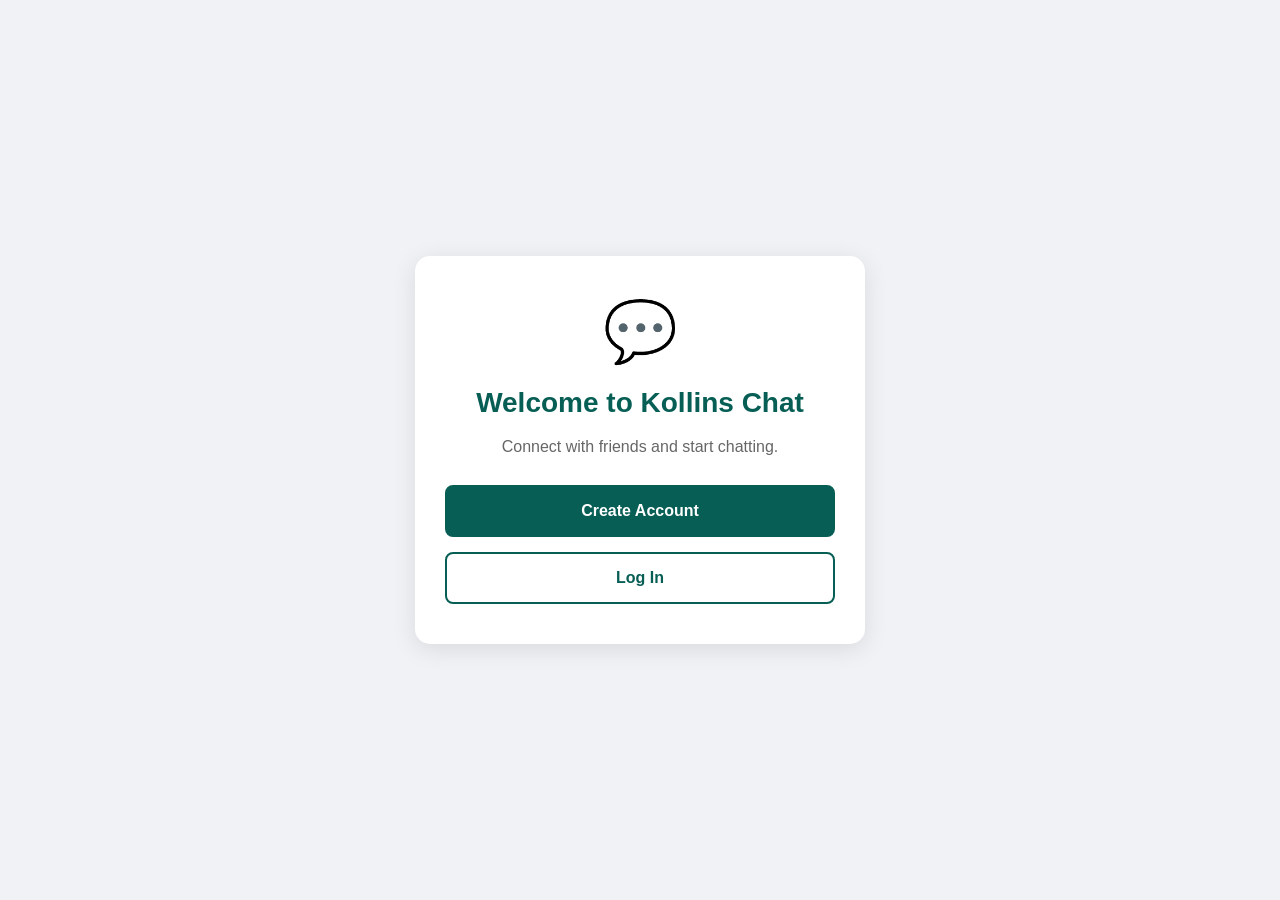
<file: index.html>
<!DOCTYPE html>
<html lang="en">

<head>

<meta charset="UTF-8">

<meta
name="viewport"
content="width=device-width, initial-scale=1.0"
>

<meta
name="theme-color"
content="#075e54"
>

<title>
Kollins Chat
</title>

<link
rel="stylesheet"
href="style.css"
>

</head>


<body class="welcome-page">


<div class="welcome-container">


<div class="welcome-logo">
💬
</div>


<h1>
Welcome to Kollins Chat
</h1>


<p>
Connect with friends and start chatting.
</p>


<div class="welcome-buttons">


<a
href="register.html"
class="welcome-button primary"
>
Create Account
</a>


<a
href="login.html"
class="welcome-button secondary"
>
Log In
</a>


</div>


</div>


</body>

</html>
</file>
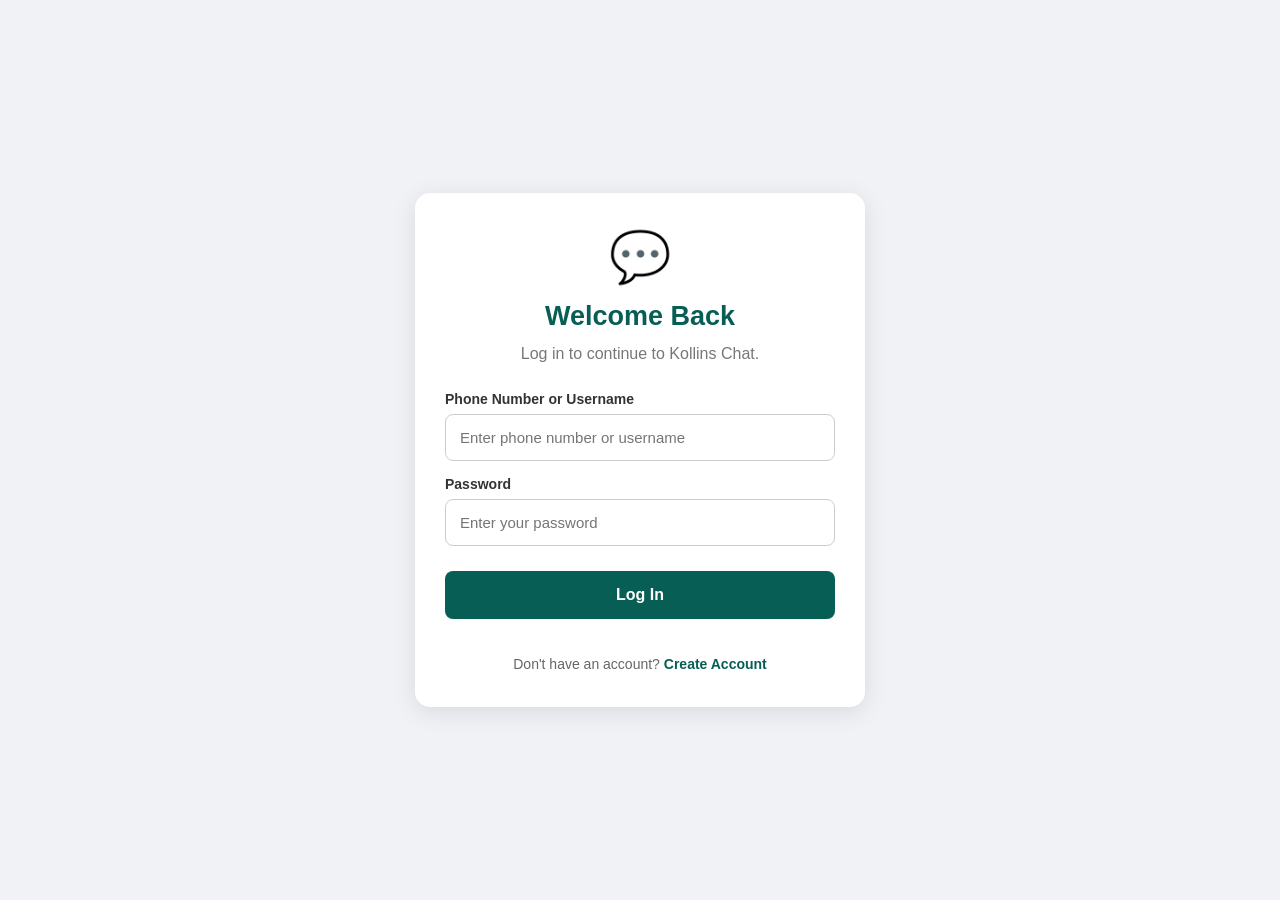
<file: chat.html>
<!DOCTYPE html>
<html lang="en">

<head>

<meta charset="UTF-8">

<meta
name="viewport"
content="width=device-width, initial-scale=1.0"
>

<meta
name="theme-color"
content="#075e54"
>

<title>
Kollins Chat
</title>

<link
rel="stylesheet"
href="style.css"
>

</head>


<body class="chat-page">


<div class="chat-app">


<aside class="chat-sidebar">


<div class="chat-header">


<div>

<h2>
Kollins Chat
</h2>


<p id="myUsername">
</p>

</div>


<button
id="logoutBtn"
class="logout-button"
>
Logout
</button>


</div>


<div class="contacts-title">


<h3>
Chats
</h3>


<button
id="addFriendBtn"
class="add-friend-button"
>
+
</button>


</div>


<div
id="addFriendBox"
class="add-friend-box"
style="display: none;"
>


<input
type="tel"
id="friendPhone"
placeholder="Enter friend's phone number"
>


<button
id="addFriendSubmit"
>
Add
</button>


<p
id="addFriendMessage"
>
</p>


</div>


<div
id="contactsList"
class="contacts-list"
>

<p class="empty-contacts">
No chats yet.
Tap + to add a friend.
</p>

</div>


</aside>


<main class="chat-main">


<div
id="emptyChat"
class="empty-chat"
>


<div class="chat-logo">
💬
</div>


<h2>
Welcome to Kollins Chat
</h2>


<p>
Add a friend using their registered phone number to start chatting.
</p>


</div>


<div
id="activeChat"
class="active-chat"
style="display: none;"
>


<div class="conversation-header">


<div>

<h3
id="chatUserName"
>
User
</h3>


<p
id="chatUserUsername"
>
</p>

</div>


</div>


<div
id="messagesContainer"
class="messages-container"
>
</div>


<form
id="messageForm"
class="message-form"
>


<input
type="text"
id="messageInput"
placeholder="Type a message..."
autocomplete="off"
required
>


<button
type="submit"
>
Send
</button>


</form>


</div>


</main>


</div>


<script src="script.js"></script>


</body>

</html>
</file>
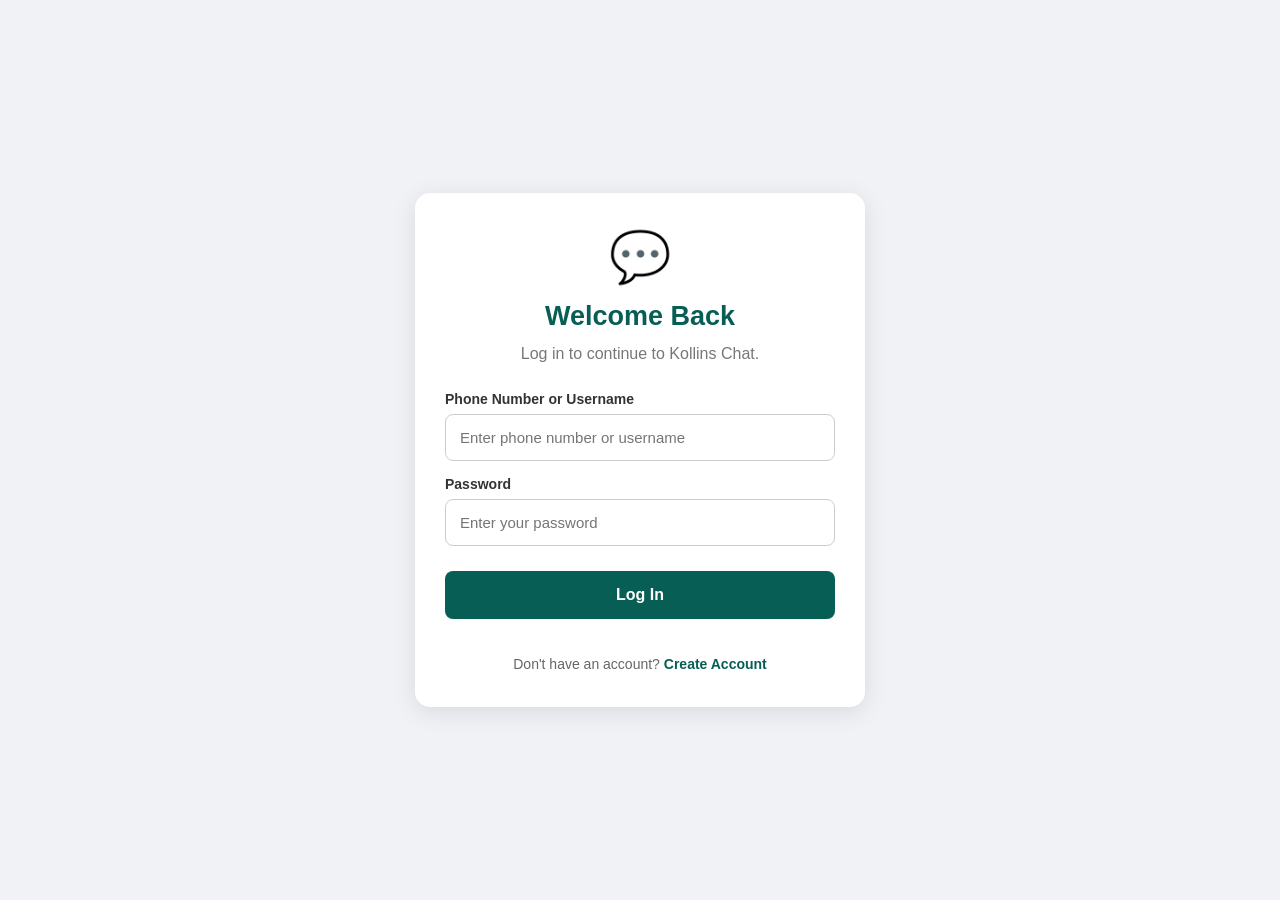
<file: login.html>
<!DOCTYPE html>
<html lang="en">

<head>

<meta charset="UTF-8">

<meta
name="viewport"
content="width=device-width, initial-scale=1.0"
>

<meta
name="theme-color"
content="#075e54"
>

<title>
Login - Kollins Chat
</title>

<link
rel="stylesheet"
href="style.css"
>

</head>


<body class="auth-page">


<div class="auth-container">


<div class="auth-logo">
💬
</div>


<h1>
Welcome Back
</h1>


<p class="auth-subtitle">
Log in to continue to Kollins Chat.
</p>


<form id="loginForm">


<label for="loginIdentifier">
Phone Number or Username
</label>


<input
type="text"
id="loginIdentifier"
placeholder="Enter phone number or username"
required
>


<label for="loginPassword">
Password
</label>


<input
type="password"
id="loginPassword"
placeholder="Enter your password"
required
>


<button
type="submit"
class="auth-button"
>
Log In
</button>


</form>


<p
id="loginMessage"
class="auth-message"
></p>


<p class="auth-switch">

Don't have an account?

<a href="register.html">
Create Account
</a>

</p>


</div>


<script src="script.js"></script>


</body>

</html>
</file>
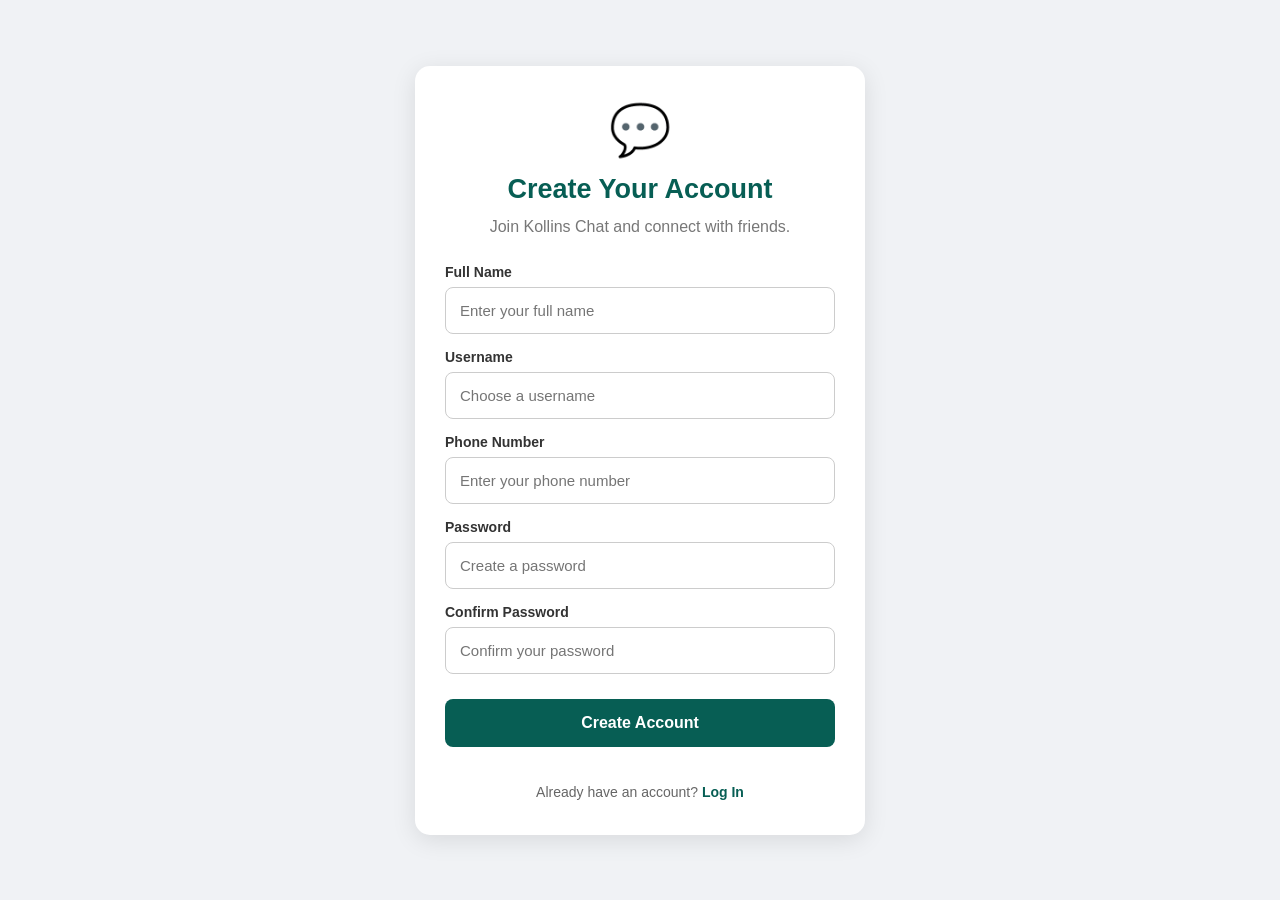
<file: register.html>
<!DOCTYPE html>
<html lang="en">

<head>

<meta charset="UTF-8">

<meta
name="viewport"
content="width=device-width, initial-scale=1.0"
>

<meta
name="theme-color"
content="#075e54"
>

<title>
Create Account - Kollins Chat
</title>

<link
rel="stylesheet"
href="style.css"
>

</head>


<body class="auth-page">


<div class="auth-container">


<div class="auth-logo">
💬
</div>


<h1>
Create Your Account
</h1>


<p class="auth-subtitle">
Join Kollins Chat and connect with friends.
</p>


<form id="registerForm">


<label for="fullName">
Full Name
</label>


<input
type="text"
id="fullName"
placeholder="Enter your full name"
required
>


<label for="username">
Username
</label>


<input
type="text"
id="username"
placeholder="Choose a username"
required
>


<label for="phoneNumber">
Phone Number
</label>


<input
type="tel"
id="phoneNumber"
placeholder="Enter your phone number"
required
>


<label for="registerPassword">
Password
</label>


<input
type="password"
id="registerPassword"
placeholder="Create a password"
required
>


<label for="confirmPassword">
Confirm Password
</label>


<input
type="password"
id="confirmPassword"
placeholder="Confirm your password"
required
>


<button
type="submit"
class="auth-button"
>
Create Account
</button>


</form>


<p
id="registerMessage"
class="auth-message"
></p>


<p class="auth-switch">

Already have an account?

<a href="login.html">
Log In
</a>

</p>


</div>


<script src="script.js"></script>


</body>

</html>
</file>
<file: style.css>
/* ================================
   GLOBAL
================================ */

* {
    box-sizing: border-box;
    margin: 0;
    padding: 0;
}

body {
    font-family: Arial, sans-serif;
    background: #f0f2f5;
    color: #222;
    min-height: 100vh;
}

button,
input {
    font-family: inherit;
}


/* ================================
   WELCOME PAGE
================================ */

.welcome-page {
    min-height: 100vh;
    display: flex;
    align-items: center;
    justify-content: center;
    padding: 20px;
    background: #f0f2f5;
}

.welcome-container {
    width: 100%;
    max-width: 450px;
    background: white;
    padding: 40px 30px;
    border-radius: 15px;
    text-align: center;
    box-shadow: 0 5px 25px rgba(0, 0, 0, 0.1);
}

.welcome-logo {
    font-size: 60px;
    margin-bottom: 20px;
}

.welcome-container h1 {
    font-size: 28px;
    color: #075e54;
    margin-bottom: 15px;
}

.welcome-container p {
    color: #666;
    line-height: 1.6;
    margin-bottom: 25px;
}

.welcome-buttons {
    width: 100%;
}


/* ================================
   WELCOME BUTTONS
================================ */

.welcome-button {
    display: block;
    width: 100%;
    padding: 15px 20px;
    margin-top: 15px;
    border-radius: 8px;
    font-size: 16px;
    font-weight: 600;
    text-align: center;
    text-decoration: none;
    cursor: pointer;
    transition: 0.2s ease;
}

.welcome-button.primary {
    width: 100%;
    background: #075e54;
    color: white;
    border: 2px solid #075e54;
}

.welcome-button.secondary {
    width: 100%;
    background: white;
    color: #075e54;
    border: 2px solid #075e54;
}

.welcome-button:hover {
    opacity: 0.9;
    transform: translateY(-1px);
}


/* ================================
   AUTH PAGE
================================ */

.auth-page {
    min-height: 100vh;
    display: flex;
    align-items: center;
    justify-content: center;
    padding: 20px;
    background: #f0f2f5;
}

.auth-container {
    width: 100%;
    max-width: 450px;
    background: white;
    padding: 35px 30px;
    border-radius: 15px;
    box-shadow: 0 5px 25px rgba(0, 0, 0, 0.1);
}

.auth-logo {
    text-align: center;
    font-size: 50px;
    margin-bottom: 15px;
}

.auth-container h1 {
    text-align: center;
    color: #075e54;
    font-size: 27px;
    margin-bottom: 10px;
}

.auth-subtitle {
    text-align: center;
    color: #777;
    margin-bottom: 25px;
    line-height: 1.5;
}


/* ================================
   FORM
================================ */

#registerForm,
#loginForm {
    width: 100%;
}

#registerForm label,
#loginForm label {
    display: block;
    margin-top: 15px;
    margin-bottom: 7px;
    font-size: 14px;
    font-weight: 600;
    color: #333;
}

#registerForm input,
#loginForm input {
    display: block;
    width: 100%;
    padding: 14px;
    border: 1px solid #ccc;
    border-radius: 8px;
    outline: none;
    font-size: 15px;
    background: white;
}

#registerForm input:focus,
#loginForm input:focus {
    border-color: #075e54;
    box-shadow: 0 0 0 2px rgba(7, 94, 84, 0.1);
}


/* ================================
   AUTH BUTTON
================================ */

.auth-button {
    display: block;
    width: 100%;
    box-sizing: border-box;
    padding: 15px 20px;
    margin-top: 25px;
    border: none;
    border-radius: 8px;
    background: #075e54;
    color: white;
    font-size: 16px;
    font-weight: 600;
    text-align: center;
    cursor: pointer;
    transition: 0.2s ease;
}

.auth-button:hover {
    opacity: 0.9;
}

.auth-button:disabled {
    opacity: 0.6;
    cursor: not-allowed;
}


/* ================================
   AUTH MESSAGE
================================ */

.auth-message {
    min-height: 22px;
    margin-top: 15px;
    text-align: center;
    color: #075e54;
    font-size: 14px;
    line-height: 1.5;
}


/* ================================
   DIVIDER
================================ */

.auth-divider {
    display: flex;
    align-items: center;
    gap: 10px;
    margin: 25px 0;
    color: #999;
    font-size: 13px;
}

.auth-divider::before,
.auth-divider::after {
    content: "";
    flex: 1;
    height: 1px;
    background: #ddd;
}


/* ================================
   AUTH SWITCH
================================ */

.auth-switch {
    text-align: center;
    color: #666;
    font-size: 14px;
}

.auth-switch a {
    color: #075e54;
    font-weight: 600;
    text-decoration: none;
}

.auth-switch a:hover {
    text-decoration: underline;
}


/* ================================
   CHAT PAGE
================================ */

.chat-page {
    min-height: 100vh;
    background: #f0f2f5;
    display: flex;
    flex-direction: column;
}


/* ================================
   CHAT HEADER
================================ */

.chat-header {
    width: 100%;
    min-height: 65px;
    padding: 12px 20px;
    background: #075e54;
    color: white;
    display: flex;
    align-items: center;
    justify-content: space-between;
}

.chat-header h1 {
    font-size: 20px;
}

.chat-header p {
    font-size: 13px;
    opacity: 0.9;
}


/* ================================
   LOGOUT BUTTON
================================ */

#logoutBtn {
    padding: 9px 15px;
    border: none;
    border-radius: 6px;
    background: white;
    color: #075e54;
    font-weight: 600;
    cursor: pointer;
}


/* ================================
   CHAT LAYOUT
================================ */

.chat-layout {
    width: 100%;
    max-width: 1100px;
    margin: 0 auto;
    flex: 1;
    display: flex;
    background: white;
}


/* ================================
   CONTACTS SIDEBAR
================================ */

.contacts-sidebar {
    width: 320px;
    border-right: 1px solid #ddd;
    background: white;
    padding: 15px;
}

.contacts-header {
    display: flex;
    align-items: center;
    justify-content: space-between;
    margin-bottom: 15px;
}

.contacts-header h2 {
    font-size: 20px;
    color: #075e54;
}


/* ================================
   ADD FRIEND BUTTON
================================ */

#addFriendBtn {
    width: 42px;
    height: 42px;
    border: none;
    border-radius: 50%;
    background: #075e54;
    color: white;
    font-size: 25px;
    cursor: pointer;
}

#addFriendBtn:hover {
    opacity: 0.9;
}


/* ================================
   ADD FRIEND BOX
================================ */

#addFriendBox {
    display: none;
    margin-bottom: 15px;
    padding: 15px;
    background: #f5f5f5;
    border-radius: 8px;
}

#friendPhone {
    width: 100%;
    padding: 12px;
    border: 1px solid #ccc;
    border-radius: 7px;
    outline: none;
    margin-bottom: 10px;
}

#addFriendSubmit {
    width: 100%;
    padding: 12px;
    border: none;
    border-radius: 7px;
    background: #075e54;
    color: white;
    font-weight: 600;
    cursor: pointer;
}

#addFriendMessage {
    margin-top: 8px;
    font-size: 13px;
}


/* ================================
   CONTACT LIST
================================ */

#contactsList {
    display: flex;
    flex-direction: column;
    gap: 8px;
}

.contact-item {
    width: 100%;
    padding: 14px;
    border: none;
    border-radius: 8px;
    background: #f5f5f5;
    text-align: left;
    cursor: pointer;
}

.contact-item:hover {
    background: #e8e8e8;
}

.contact-item strong {
    display: block;
    color: #222;
    margin-bottom: 5px;
}

.contact-item span {
    color: #777;
    font-size: 13px;
}

.empty-contacts {
    padding: 20px;
    color: #777;
    text-align: center;
    line-height: 1.5;
}


/* ================================
   ACTIVE CHAT
================================ */

#activeChat {
    flex: 1;
    display: flex;
    flex-direction: column;
    min-width: 0;
}

#emptyChat {
    flex: 1;
    display: flex;
    align-items: center;
    justify-content: center;
    color: #777;
    text-align: center;
    padding: 30px;
}


/* ================================
   CHAT USER HEADER
================================ */

.chat-user-header {
    padding: 15px 20px;
    border-bottom: 1px solid #ddd;
    background: white;
}

#chatUserName {
    font-size: 18px;
    font-weight: 600;
}

#chatUserUsername {
    display: block;
    margin-top: 4px;
    color: #777;
    font-size: 13px;
}


/* ================================
   MESSAGES
================================ */

#messagesContainer {
    flex: 1;
    overflow-y: auto;
    padding: 20px;
    background: #efeae2;
}

.message {
    display: flex;
    margin-bottom: 10px;
}

.message.sent {
    justify-content: flex-end;
}

.message.received {
    justify-content: flex-start;
}

.message-bubble {
    max-width: 70%;
    padding: 10px 13px;
    border-radius: 10px;
    background: white;
    line-height: 1.4;
    word-wrap: break-word;
}

.message.sent .message-bubble {
    background: #d9fdd3;
}

.message-bubble small {
    display: block;
    margin-top: 5px;
    font-size: 10px;
    color: #777;
    text-align: right;
}


/* ================================
   MESSAGE FORM
================================ */

#messageForm {
    display: flex;
    gap: 10px;
    padding: 12px;
    background: white;
    border-top: 1px solid #ddd;
}

#messageInput {
    flex: 1;
    padding: 13px;
    border: 1px solid #ccc;
    border-radius: 20px;
    outline: none;
}

#messageForm button {
    min-width: 80px;
    padding: 12px 18px;
    border: none;
    border-radius: 20px;
    background: #075e54;
    color: white;
    font-weight: 600;
    cursor: pointer;
}

#messageForm button:hover {
    opacity: 0.9;
}


/* ================================
   MOBILE RESPONSIVE
================================ */

@media (max-width: 700px) {

    .welcome-container,
    .auth-container {
        padding: 30px 20px;
    }

    .chat-layout {
        flex-direction: column;
    }

    .contacts-sidebar {
        width: 100%;
        border-right: none;
        border-bottom: 1px solid #ddd;
    }

    #activeChat {
        min-height: 500px;
    }

    .message-bubble {
        max-width: 85%;
    }

    .chat-header {
        padding: 12px 15px;
    }

    .chat-header h1 {
        font-size: 18px;
    }

}
</file>
